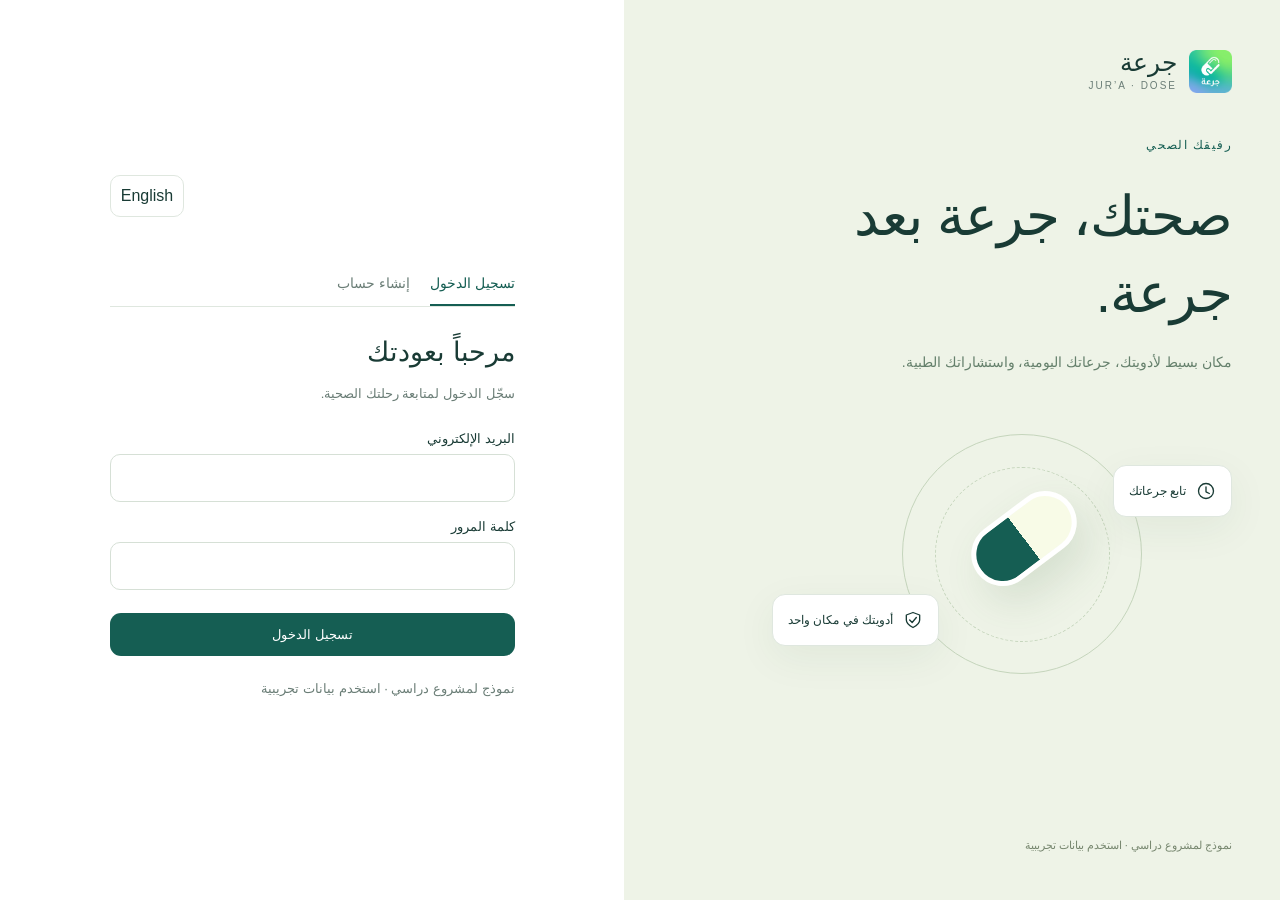
<file: src/main/resources/static/index.html>
<!doctype html>
<html lang="ar" dir="rtl">
<head>
  <meta charset="utf-8">
  <meta name="viewport" content="width=device-width, initial-scale=1">
  <meta name="theme-color" content="#155e53">
  <title>جرعة | Jur’a</title>
  <link rel="icon" href="logo.png" type="image/png">
  <link rel="stylesheet" href="styles.css">
  <script type="module" src="app.js"></script>
</head>
<body>
  <a class="skip-link" href="#main">Skip to content / انتقل للمحتوى</a>
  <div id="app"></div>
  <dialog id="dialog" aria-labelledby="dialog-title"></dialog>
  <div id="toasts" class="toasts" aria-live="polite" aria-atomic="false"></div>
</body>
</html>
</file>
<file: src/main/resources/static/styles.css>
:root {
  --ink:#193b35;
  --muted:#6b7e77;
  --green:#155e53;
  --green-light:#edf4ee;
  --lime:#dfedc6;
  --paper:#f8f9f5;
  --border:#dfe7df;
  --red:#a93139;
  --shadow:0 12px 40px #244f3510;
  --radius:20px;
  font-family:Tahoma,Arial,sans-serif;
  color:var(--ink);
  background:var(--paper);
  font-synthesis:none;
}

* {
  box-sizing:border-box;
}

body {
  margin:0;
}

button,input,textarea,select {
  font:inherit;
}

button,a,input,textarea,select {
  -webkit-tap-highlight-color:transparent;
}

button {
  cursor:pointer;
}

button:disabled {
  cursor:default;
  opacity:.55;
}

button:focus-visible,a:focus-visible,input:focus-visible,select:focus-visible,textarea:focus-visible {
  outline:3px solid #88ac67;
  outline-offset:3px;
}

a {
  color:var(--green);
}

h1,h2,h3,p {
  margin-top:0;
}

h1 {
  font-size:clamp(26px,3vw,38px);
  letter-spacing:-.7px;
  line-height:1.4;
}

h2 {
  font-size:22px;
  line-height:1.5;
}

h3 {
  font-size:17px;
  line-height:1.5;
}

p {
  line-height:1.8;
}

small,.muted {
  color:var(--muted);
  line-height:1.8;
}

.eyebrow {
  font-size:12px;
  font-weight:bold;
  letter-spacing:1.4px;
  color:var(--green);
}

.icon {
  width:20px;
  height:20px;
  flex-shrink:0;
  vertical-align:middle;
}

.logo {
  display:flex;
  align-items:center;
  gap:12px;
  text-decoration:none;
  color:var(--ink);
}

.logo img {
  width:43px;
  height:43px;
}

.logo strong {
  font-size:25px;
}

.logo small {
  display:block;
  font-size:10px;
  letter-spacing:2px;
}

.btn {
  display:inline-flex;
  align-items:center;
  justify-content:center;
  gap:8px;
  padding:11px 17px;
  border-radius:11px;
  border:1px solid transparent;
  background:var(--green);
  color:#fff;
  font-weight:bold;
  font-size:13px;
  line-height:1.5;
  text-decoration:none;
  min-height:43px;
}

.btn:hover {
  filter:brightness(.94);
}

.btn.secondary {
  background:#fff;
  color:var(--ink);
  border-color:var(--border);
}

.btn.ghost {
  background:transparent;
  color:var(--green);
}

.btn.danger {
  background:#fff1f0;
  color:var(--red);
  border-color:#eed4d4;
}

.btn.small {
  font-size:12px;
  padding:8px 12px;
  min-height:36px;
}

.icon-btn {
  border:1px solid var(--border);
  border-radius:10px;
  background:#fff;
  color:var(--ink);
  padding:10px;
  display:inline-flex;
  align-items:center;
  gap:7px;
  min-height:42px;
}

.row {
  display:flex;
  align-items:center;
  gap:12px;
  flex-wrap:wrap;
}

.between {
  justify-content:space-between;
}

.stack {
  display:grid;
  gap:16px;
}

.actions {
  display:flex;
  gap:8px;
  flex-wrap:wrap;
  align-items:center;
}

.card {
  background:#fff;
  border:1px solid var(--border);
  border-radius:var(--radius);
  padding:24px;
  box-shadow:var(--shadow);
  min-width:0;
}

.card p:last-child {
  margin-bottom:0;
}

.grid {
  display:grid;
  grid-template-columns:repeat(2,minmax(0,1fr));
  gap:20px;
}

.full {
  grid-column:1/-1;
}

.empty {
  text-align:center;
  padding:38px 20px;
  color:var(--muted);
  border:1px dashed #cedace;
  border-radius:15px;
  background:#fcfdf9;
}

.empty .icon {
  width:30px;
  height:30px;
  margin-bottom:8px;
}

.empty h3 {
  color:var(--ink);
  margin-bottom:7px;
}

.notice {
  padding:15px 18px;
  border:1px solid #d3dfbb;
  border-radius:13px;
  background:#f4f8e9;
  font-size:13px;
  line-height:1.9;
}

.notice.error {
  border-color:#efd4d4;
  background:#fff4f3;
  color:#96323a;
}

.notice.info {
  background:#eff5f4;
  border-color:#d7e3df;
}

.badge {
  display:inline-flex;
  align-items:center;
  gap:6px;
  padding:5px 9px;
  font-size:11px;
  font-weight:bold;
  line-height:1.5;
  border-radius:7px;
  white-space:normal;
  background:#edf2ec;
  color:#52694e;
}

.badge::before {
  content:'';
  width:5px;
  height:5px;
  border-radius:50%;
  background:currentColor;
  flex-shrink:0;
}

.badge.HIGH,.badge.MISSED {
  background:#fce9e8;
  color:#ae3940;
}

.badge.MODERATE,.badge.PENDING {
  background:#fff2d9;
  color:#886316;
}

.badge.UNKNOWN,.badge.SKIPPED,.badge.REJECTED {
  background:#eff0f3;
  color:#606878;
}

.badge.TAKEN,.badge.APPROVED,.badge.NONE_IDENTIFIED {
  background:#e7f3e9;
  color:#37674b;
}

.badge.CANCELLED {
  color:#6b6b6b;
  background:#eee;
}

.badge.SUPPLEMENT {
  background:#f2edfc;
  color:#76609c;
}

.badge.DRUG {
  background:#eaf3f7;
  color:#49778d;
}

.badge.INACTIVE {
  background:#f1f1ee;
  color:#777;
}

.divider {
  height:1px;
  background:var(--border);
  margin:20px 0;
}

.section-head {
  display:flex;
  align-items:center;
  justify-content:space-between;
  gap:15px;
  margin-bottom:20px;
  flex-wrap:wrap;
}

.section-head h2,.section-head h3 {
  margin:0;
}

.field {
  display:grid;
  gap:8px;
  min-width:0;
}

.field>span,.field>label {
  font-size:13px;
  font-weight:bold;
}

input,select,textarea {
  width:100%;
  border:1px solid #d6e0d6;
  border-radius:10px;
  padding:11px 13px;
  background:#fff;
  color:var(--ink);
  line-height:1.5;
  min-height:44px;
}

textarea {
  resize:vertical;
  min-height:95px;
}

input[type=checkbox] {
  width:17px;
  min-height:17px;
  accent-color:var(--green);
}

input[type=time],input[type=date],input[type=datetime-local],input[type=email],input[type=password] {
  direction:ltr;
  text-align:start;
}

.form-grid {
  display:grid;
  grid-template-columns:1fr 1fr;
  gap:17px;
}

.form-grid .full {
  grid-column:1/-1;
}

.form-error {
  color:var(--red);
  font-size:13px;
  line-height:1.8;
}

.form-error:empty {
  display:none;
}

.field small {
  font-size:11px;
}

.check {
  display:flex;
  align-items:center;
  gap:8px;
  font-size:13px;
}

.check input {
  width:auto;
}

.days {
  display:flex;
  gap:10px;
  flex-wrap:wrap;
  padding:14px;
  border:1px solid var(--border);
  border-radius:12px;
}

.days label {
  display:flex;
  align-items:center;
  gap:5px;
  font-size:12px;
}

.days input {
  margin:0;
}

.search-bar {
  display:flex;
  gap:10px;
  flex-wrap:wrap;
}

.search-bar input {
  flex:1;
  min-width:180px;
}

.search-bar .btn {
  flex-shrink:0;
}

.pagination {
  display:flex;
  align-items:center;
  justify-content:center;
  gap:16px;
  margin-top:20px;
}

.result-row {
  padding:18px 0;
  border-bottom:1px solid var(--border);
  display:flex;
  justify-content:space-between;
  align-items:center;
  gap:18px;
}

.result-row:last-child {
  border:0;
}

.result-row h3 {
  margin:0 0 5px;
}

.result-row p {
  font-size:13px;
  margin-bottom:3px;
  overflow-wrap:anywhere;
}

.result-row>div {
  min-width:0;
}

.ingredient-chip {
  display:inline-block;
  padding:6px 10px;
  background:#f2f5ef;
  border:1px solid #e0e8dc;
  border-radius:7px;
  font-size:12px;
  margin:4px 0;
  margin-inline-end:5px;
  overflow-wrap:anywhere;
}

.ingredient-row {
  display:grid;
  grid-template-columns:1fr 1fr auto;
  gap:10px;
  align-items:end;
}

.ingredient-row .icon-btn {
  align-self:end;
  height:44px;
}

.list-row {
  display:flex;
  align-items:center;
  justify-content:space-between;
  gap:12px;
  padding:16px 0;
  border-bottom:1px solid var(--border);
}

.list-row:last-child {
  border:0;
}

.list-row h3 {
  margin:0 0 4px;
}

.list-row p {
  margin:0;
  font-size:12px;
}

.item-card {
  display:grid;
  gap:15px;
}

.item-symbol {
  display:grid;
  place-items:center;
  background:#eaf3f7;
  color:#49778d;
  width:42px;
  height:42px;
  border-radius:13px;
}

.item-symbol.SUPPLEMENT {
  background:#f2edfc;
  color:#76609c;
}

.item-card h3 {
  margin:0;
  overflow-wrap:anywhere;
}

.item-card .description {
  min-height:22px;
  font-size:13px;
  color:var(--muted);
  margin-bottom:0;
}

.item-card.inactive {
  background:#fbfcf9;
}

.caption {
  font-size:11px;
  color:var(--muted);
  line-height:1.7;
}

.split {
  display:grid;
  grid-template-columns:minmax(0,1.6fr) minmax(250px,1fr);
  gap:22px;
}

.metric-grid {
  display:grid;
  grid-template-columns:repeat(4,1fr);
  gap:14px;
}

.metric {
  padding:20px;
  background:#fff;
  border:1px solid var(--border);
  border-radius:16px;
}

.metric .value {
  font-size:29px;
  font-weight:bold;
  margin-top:12px;
  display:block;
}

.metric .label {
  font-size:12px;
  color:var(--muted);
}

.metric.accent {
  background:var(--green);
  color:#fff;
  border-color:var(--green);
}

.metric.accent .label {
  color:#d5e4d3;
}

.hero {
  border-radius:23px;
  background:var(--green-light);
  padding:30px;
  position:relative;
  overflow:hidden;
  display:flex;
  justify-content:space-between;
  gap:25px;
}

.hero h2 {
  font-size:27px;
  max-width:600px;
  margin-bottom:12px;
}

.hero p {
  max-width:620px;
  color:#61796b;
  font-size:13px;
}

.hero-art {
  width:140px;
  height:140px;
  flex-shrink:0;
  display:grid;
  place-items:center;
  border-radius:50%;
  border:1px solid #cadac7;
  background:#dfeccb;
  align-self:center;
  transform:rotate(-15deg);
}

.hero-art .icon {
  width:65px;
  height:65px;
  stroke-width:1.2;
  color:#477846;
}

.shell {
  display:grid;
  grid-template-columns:230px minmax(0,1fr);
  min-height:100vh;
}

.sidebar {
  padding:28px 20px;
  background:#fff;
  border-inline-end:1px solid var(--border);
  position:sticky;
  top:0;
  height:100vh;
  display:flex;
  flex-direction:column;
  gap:32px;
}

.sidebar .logo {
  margin-inline-start:10px;
}

.nav {
  display:grid;
  gap:7px;
}

.nav button {
  display:flex;
  align-items:center;
  gap:13px;
  padding:13px 15px;
  color:var(--muted);
  background:none;
  border:0;
  border-radius:11px;
  text-align:start;
  font-size:13px;
  min-height:46px;
}

.nav button:hover {
  background:#f5f7f2;
}

.nav button.active {
  background:var(--green-light);
  color:var(--green);
  font-weight:bold;
}

.sidebar-bottom {
  margin-top:auto;
  background:#f6f8f1;
  border-radius:16px;
  padding:18px;
}

.sidebar-bottom p {
  font-size:11px;
  color:var(--muted);
  margin:10px 0 0;
}

.sidebar-bottom strong {
  font-size:12px;
}

.workspace {
  min-width:0;
}

.topbar {
  background:#fffffff0;
  border-bottom:1px solid var(--border);
  padding:19px 34px;
  display:flex;
  align-items:center;
  justify-content:space-between;
  gap:20px;
}

.topbar .identity {
  display:flex;
  align-items:center;
  gap:11px;
}

.avatar {
  width:37px;
  height:37px;
  border-radius:50%;
  background:var(--lime);
  display:grid;
  place-items:center;
  font-size:15px;
  font-weight:bold;
}

.identity strong {
  font-size:12px;
}

.identity small {
  font-size:10px;
  display:block;
}

.content {
  max-width:1220px;
  margin:auto;
  padding:32px 36px 45px;
}

.page-head {
  display:flex;
  justify-content:space-between;
  align-items:center;
  gap:20px;
  margin-bottom:28px;
}

.page-head h1 {
  margin:6px 0 5px;
}

.page-head p {
  color:var(--muted);
  font-size:13px;
  margin:0;
}

.page-head .date {
  font-size:12px;
  color:var(--muted);
  white-space:nowrap;
}

.reminder-panel {
  margin-bottom:22px;
  border:1px solid #bfd2a9;
  background:#f1f7e6;
  border-radius:16px;
  padding:18px;
}

.reminder-panel h3 {
  margin:0 0 7px;
}

.reminder-panel:empty {
  display:none;
}

.reminder-row {
  display:flex;
  align-items:center;
  gap:15px;
  flex-wrap:wrap;
  margin-top:10px;
}

.reminder-row>span {
  flex:1;
  min-width:140px;
}

.auth {
  min-height:100vh;
  display:grid;
  grid-template-columns:1.05fr 1fr;
  background:#fff;
}

.auth-story {
  background:#eef3e7;
  padding:48px;
  display:flex;
  flex-direction:column;
  position:relative;
  overflow:hidden;
  gap:40px;
}

.auth-story h1 {
  font-size:clamp(36px,4.3vw,64px);
  max-width:520px;
  margin:25px 0 18px;
  font-weight:normal;
  letter-spacing:-1px;
  line-height:1.4;
}

.auth-story h1 strong {
  font-weight:bold;
  color:var(--green);
}

.auth-story p {
  max-width:410px;
  color:#65806c;
  font-size:14px;
}

.auth-illustration {
  position:relative;
  height:200px;
  margin:20px 0;
  max-width:460px;
}

.orbit {
  position:absolute;
  border:1px solid #c5d5bc;
  width:240px;
  height:240px;
  border-radius:50%;
  top:-15px;
  inset-inline-start:90px;
}

.orbit.second {
  width:175px;
  height:175px;
  top:18px;
  inset-inline-start:122px;
  border-style:dashed;
}

.pill-illustration {
  position:absolute;
  inset-inline-start:150px;
  top:58px;
  width:116px;
  height:63px;
  background:linear-gradient(90deg,#155e53 50%,#f8fbe7 50%);
  border:5px solid #fff;
  border-radius:50px;
  transform:rotate(-37deg);
  box-shadow:0 20px 40px #42704425;
}

.floating-note {
  position:absolute;
  background:#fff;
  border:1px solid var(--border);
  padding:15px;
  border-radius:13px;
  box-shadow:var(--shadow);
  font-size:12px;
  display:flex;
  align-items:center;
  gap:10px;
}

.floating-note.one {
  top:16px;
  inset-inline-start:0;
}

.floating-note.two {
  top:145px;
  inset-inline-end:0;
}

.auth-story .footnote {
  margin-top:auto;
  font-size:11px;
  color:#76866e;
}

.auth-panel {
  display:grid;
  place-items:center;
  padding:40px;
}

.auth-form {
  width:100%;
  max-width:405px;
}

.auth-form h2 {
  font-size:27px;
  margin:8px 0 10px;
}

.auth-form>p {
  font-size:13px;
  color:var(--muted);
  margin-bottom:25px;
}

.auth-top {
  display:flex;
  justify-content:flex-end;
  margin-bottom:45px;
}

.tabs {
  display:flex;
  border-bottom:1px solid var(--border);
  margin-bottom:25px;
  gap:20px;
}

.tabs button {
  background:none;
  border:0;
  padding:13px 0;
  color:var(--muted);
  font-size:14px;
  border-bottom:2px solid transparent;
}

.tabs button.active {
  border-color:var(--green);
  color:var(--green);
  font-weight:bold;
}

.auth-form form {
  display:grid;
  gap:17px;
}

.auth-form .btn {
  width:100%;
  margin-top:6px;
}

dialog {
  border:1px solid var(--border);
  border-radius:22px;
  padding:0;
  background:#fff;
  color:var(--ink);
  width:min(640px,calc(100% - 30px));
  max-height:90dvh;
  box-shadow:0 25px 80px #193b3533;
}

dialog::backdrop {
  background:#18372f66;
  backdrop-filter:blur(3px);
}

.dialog-header {
  display:flex;
  align-items:center;
  justify-content:space-between;
  gap:20px;
  padding:22px 25px;
  border-bottom:1px solid var(--border);
  position:sticky;
  top:0;
  background:#fff;
  z-index:1;
}

.dialog-header h2 {
  margin:0;
  font-size:20px;
}

.dialog-body {
  padding:25px;
}

.dialog-body form {
  display:grid;
  gap:20px;
}

.dialog-body .dialog-actions {
  display:flex;
  justify-content:flex-end;
  gap:9px;
  margin-top:5px;
}

.dialog-body .grid {
  gap:14px;
}

.toasts {
  position:fixed;
  bottom:24px;
  inset-inline-end:24px;
  z-index:20;
  display:grid;
  gap:10px;
  max-width:min(420px,calc(100vw - 32px));
}

.toast {
  padding:14px 19px;
  background:var(--ink);
  color:#fff;
  border-radius:12px;
  box-shadow:var(--shadow);
  font-size:13px;
  line-height:1.8;
}

.toast.error {
  background:#90333b;
}

.skip-link {
  position:fixed;
  top:-100px;
  inset-inline-start:20px;
  z-index:99;
  background:#fff;
  padding:12px;
}

.skip-link:focus {
  top:10px;
}

.spinner {
  display:inline-block;
  width:16px;
  height:16px;
  border:2px solid #b9c9be;
  border-top-color:var(--green);
  border-radius:50%;
  animation:spin 1s linear infinite;
}

.loading {
  padding:45px;
  text-align:center;
  color:var(--muted);
  display:flex;
  justify-content:center;
  gap:12px;
  align-items:center;
}

.ai-result {
  border-inline-start:4px solid #a9b69e;
}

.ai-result.HIGH {
  border-inline-start-color:#c86e70;
}

.ai-result.MODERATE {
  border-inline-start-color:#d4b162;
}

.ai-result h3 {
  margin:0;
}

.ai-result p {
  font-size:13px;
  white-space:pre-wrap;
  overflow-wrap:anywhere;
}

.ai-result .row {
  margin-bottom:15px;
}

.ai-result details {
  font-size:12px;
  line-height:1.8;
}

.ai-result .ai-copy {
  direction:rtl;
  text-align:right;
}

.ai-result .ai-copy strong {
  font-size:12px;
  display:block;
  margin-bottom:5px;
}

.ai-result .caption {
  margin-top:14px;
}

.schedule-time {
  font-size:24px;
  font-weight:bold;
  direction:ltr;
  display:inline-block;
}

.danger-zone {
  margin-top:24px;
  border-color:#ecd8d6;
}

.inline-link {
  border:0;
  background:none;
  padding:0;
  text-decoration:underline;
  color:var(--green);
  font-size:12px;
}

.sr-only {
  position:absolute;
  width:1px;
  height:1px;
  padding:0;
  margin:-1px;
  overflow:hidden;
  clip:rect(0,0,0,0);
  white-space:nowrap;
  border:0;
}

bdi {
  overflow-wrap:anywhere;
}

@keyframes spin {
  to {
    transform:rotate(360deg);
  }
}

@media(prefers-reduced-motion:reduce) {
  * {
    animation:none!important;
    scroll-behavior:auto!important;
  }
}

@media(max-width:1050px) {
  .shell {
    grid-template-columns:195px 1fr;
  }
  .sidebar {
    padding:25px 14px;
  }
  .content {
    padding:28px 24px;
  }
  .topbar {
    padding:18px 24px;
  }
  .split {
    grid-template-columns:1fr;
  }
  .auth-story {
    padding:35px;
  }
  .hero-art {
    width:110px;
    height:110px;
  }
  .metric-grid {
    grid-template-columns:repeat(2,1fr);
  }
}

@media(max-width:750px) {
  .shell {
    display:block;
  }
  .sidebar {
    position:static;
    height:auto;
    padding:17px 20px;
    gap:18px;
    border-inline-end:0;
    border-bottom:1px solid var(--border);
  }
  .sidebar .logo {
    margin:0;
  }
  .sidebar-bottom {
    display:none;
  }
  .nav {
    display:flex;
    overflow-x:auto;
    gap:5px;
    padding-bottom:2px;
  }
  .nav button {
    white-space:nowrap;
    flex-shrink:0;
    padding:10px 11px;
    font-size:12px;
    gap:7px;
  }
  .nav button .icon {
    width:17px;
    height:17px;
  }
  .topbar {
    padding:14px 20px;
  }
  .content {
    padding:25px 18px;
  }
  .page-head {
    margin-bottom:23px;
    align-items:flex-start;
  }
  .page-head .date {
    display:none;
  }
  .grid {
    grid-template-columns:1fr;
  }
  .card {
    padding:20px;
  }
  .hero {
    padding:23px;
  }
  .hero h2 {
    font-size:23px;
  }
  .hero-art {
    display:none;
  }
  .auth {
    display:block;
  }
  .auth-story {
    padding:25px 25px 30px;
    gap:20px;
  }
  .auth-story h1 {
    font-size:32px;
    margin:0;
  }
  .auth-story p,.auth-illustration,.auth-story .footnote {
    display:none;
  }
  .auth-panel {
    padding:25px;
  }
  .auth-top {
    margin-bottom:20px;
  }
  .auth-form {
    max-width:480px;
  }
  .form-grid {
    grid-template-columns:1fr;
  }
  .form-grid .full {
    grid-column:auto;
  }
  .ingredient-row {
    grid-template-columns:1fr auto;
  }
  .ingredient-row .field:nth-child(2) {
    grid-column:1;
  }
  .ingredient-row .icon-btn {
    grid-column:2;
    grid-row:1/3;
    align-self:center;
  }
  .dialog-body {
    padding:20px;
  }
  .result-row {
    align-items:flex-start;
  }
  .result-row .btn {
    font-size:11px;
    padding:8px;
  }
  .metric {
    padding:17px;
  }
  .page-head h1 {
    font-size:28px;
  }
  .list-row {
    flex-wrap:wrap;
  }
  .identity strong {
    max-width:150px;
    display:block;
    overflow-wrap:anywhere;
  }
  .topbar .actions {
    gap:7px;
  }
  .topbar .icon-btn {
    padding:8px;
    font-size:11px;
  }
  .toasts {
    bottom:16px;
    inset-inline-end:16px;
  }
  .notice {
    font-size:12px;
  }
  .dialog-header {
    padding:18px 20px;
  }
  .auth-story .logo img {
    width:36px;
    height:36px;
  }
  .auth-story .logo strong {
    font-size:22px;
  }
}
</file>
